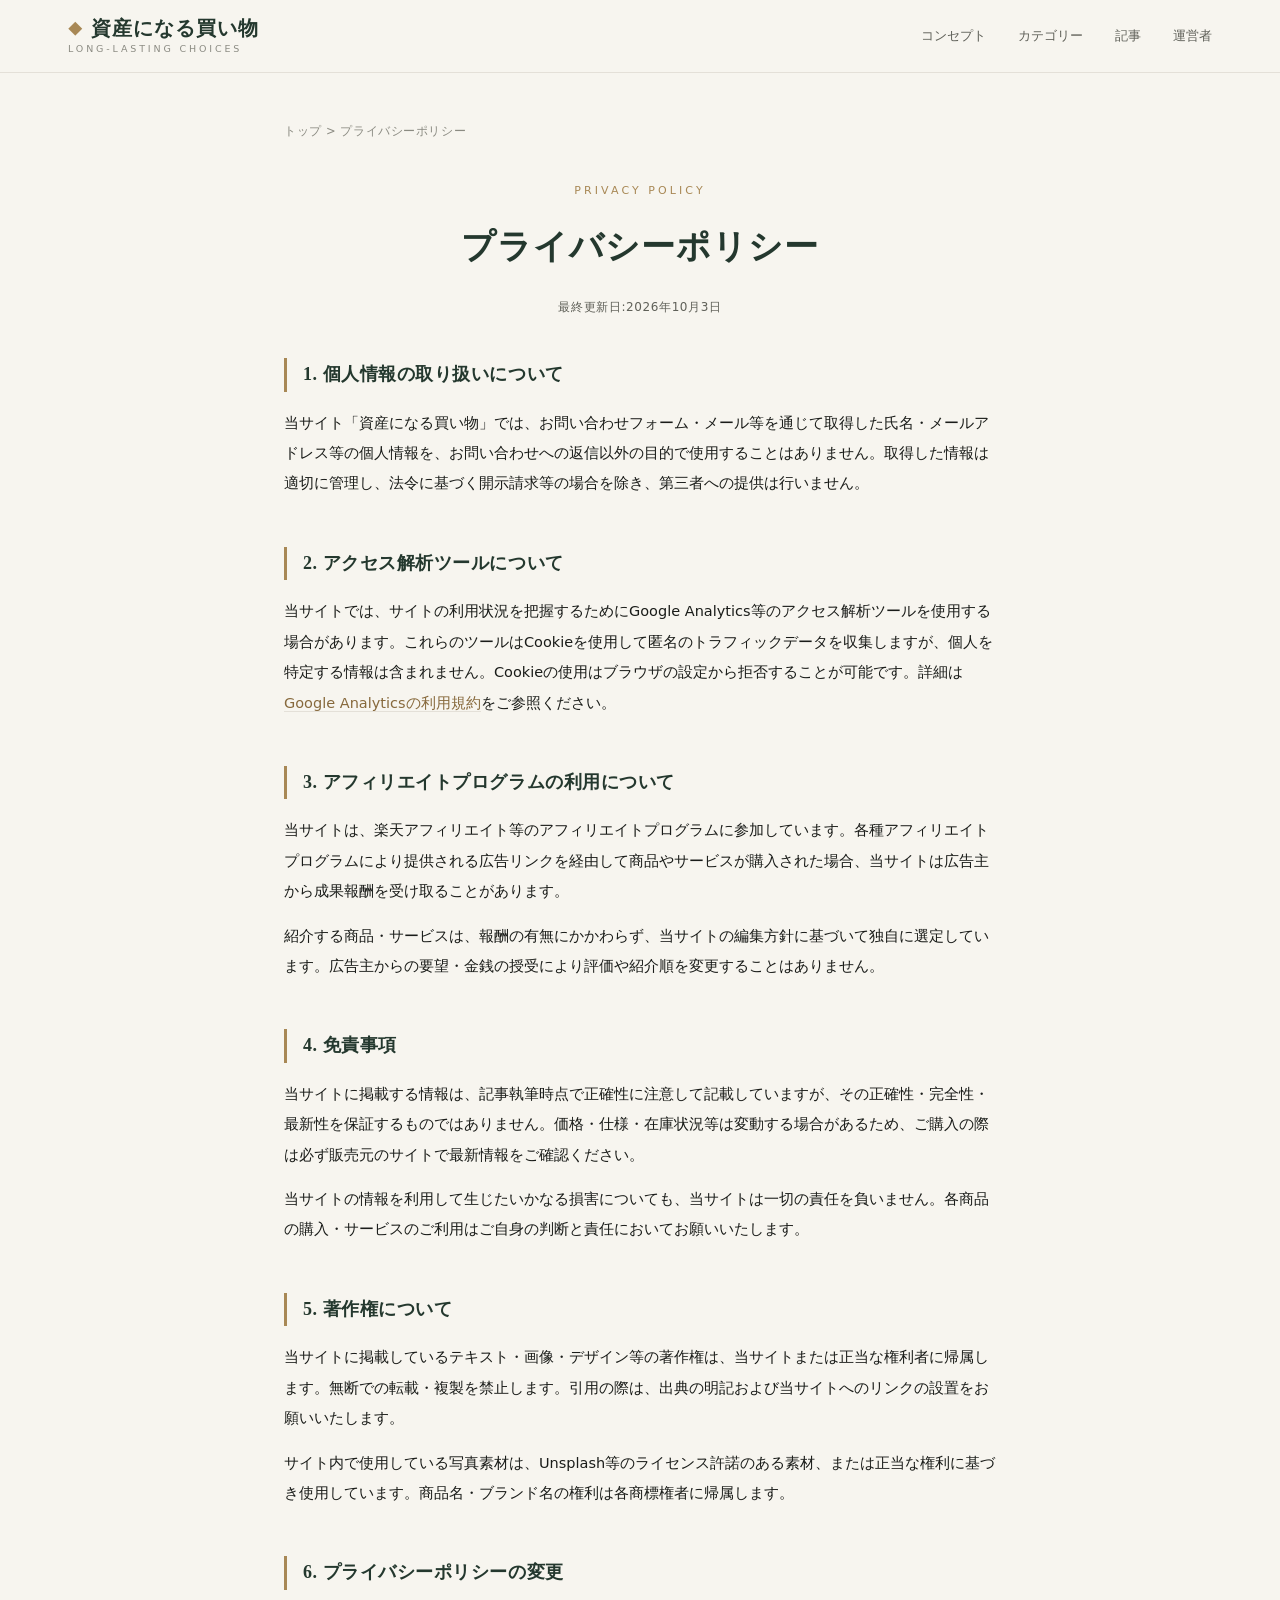
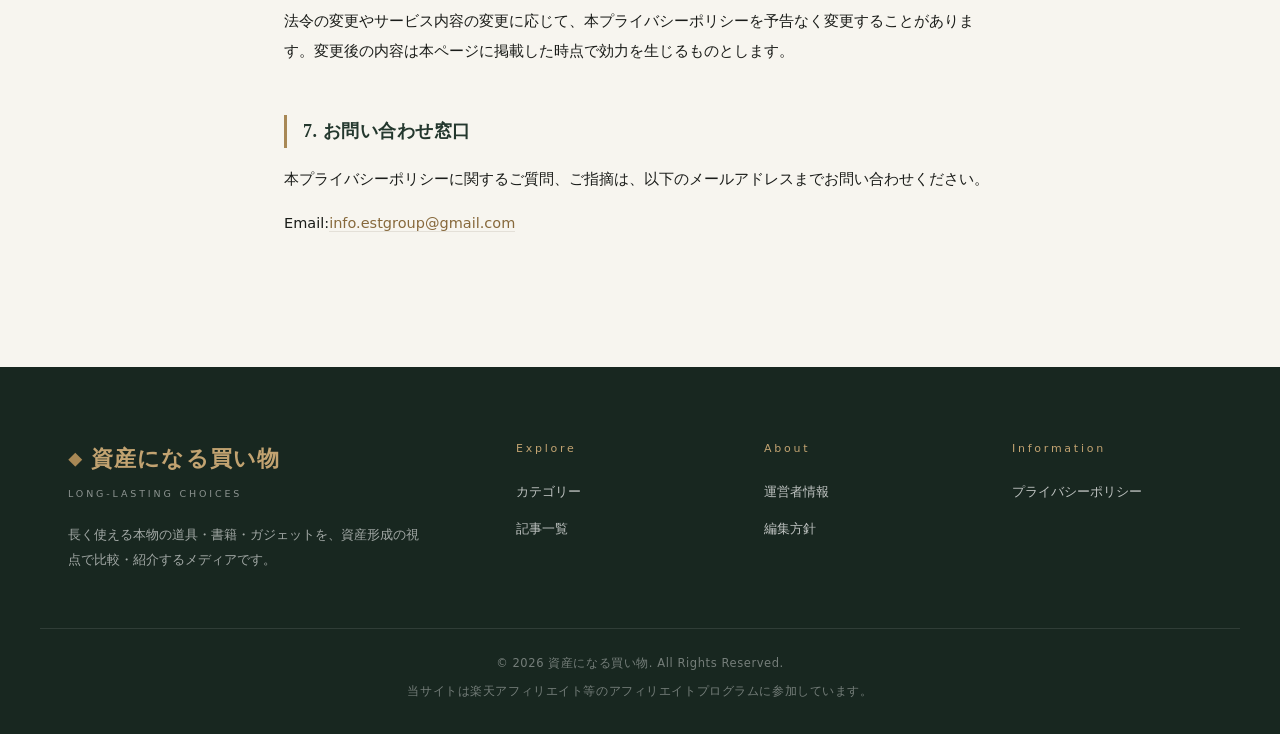
<file: privacy.html>
<!DOCTYPE html>
<html lang="ja">
<head>
<meta charset="UTF-8">
<meta name="viewport" content="width=device-width, initial-scale=1.0">
<title>プライバシーポリシー|資産になる買い物</title>
<meta name="description" content="資産になる買い物のプライバシーポリシー、アフィリエイトプログラムの開示、免責事項について。">
<meta name="robots" content="index, follow">
<link rel="canonical" href="https://shisan-kaimono.github.io/privacy.html">
<meta name="theme-color" content="#24382E">
<link rel="icon" href="data:image/svg+xml,%3Csvg xmlns='http://www.w3.org/2000/svg' viewBox='0 0 100 100'%3E%3Ctext y='.9em' font-size='88' fill='%23A88855'%3E%E2%97%86%3C/text%3E%3C/svg%3E">
<link rel="stylesheet" href="/style.css">
<style>
  .policy-section { margin-bottom: 48px; }
  .policy-section h2 {
    font-family: var(--serif);
    font-size: 18px;
    color: var(--brand);
    margin-bottom: 16px;
    padding-left: 16px;
    border-left: 3px solid var(--accent);
    letter-spacing: 0.03em;
    font-weight: 600;
  }
  .policy-section p {
    font-size: 14.5px;
    line-height: 2.1;
    margin-bottom: 14px;
    color: var(--ink);
  }
  .policy-section a { color: var(--accent-dark); border-bottom: 1px solid var(--line); }
  .policy-section a:hover { color: var(--brand); }
</style>
</head>
<body>

<header class="site-header">
  <nav class="nav">
    <a href="/" class="logo-link">
      <span class="logo-mark">資産になる買い物</span>
      <span class="logo-sub">LONG-LASTING CHOICES</span>
    </a>
    <ul class="nav-links">
      <li><a href="/#concept">コンセプト</a></li>
      <li><a href="/#categories">カテゴリー</a></li>
      <li><a href="/#articles">記事</a></li>
      <li><a href="/#about">運営者</a></li>
    </ul>
  </nav>
</header>

<main class="article-container">
  <nav class="breadcrumb" aria-label="パンくず">
    <a href="/">トップ</a> &gt; プライバシーポリシー
  </nav>

  <header class="article-header" style="text-align:center;">
    <span class="eyebrow">Privacy Policy</span>
    <h1 class="article-h1">プライバシーポリシー</h1>
    <div style="color:var(--ink-sub); font-size:12px; margin-top:16px; letter-spacing:0.05em;">最終更新日:2026年10月3日</div>
  </header>

  <section class="policy-section">
    <h2>1. 個人情報の取り扱いについて</h2>
    <p>当サイト「資産になる買い物」では、お問い合わせフォーム・メール等を通じて取得した氏名・メールアドレス等の個人情報を、お問い合わせへの返信以外の目的で使用することはありません。取得した情報は適切に管理し、法令に基づく開示請求等の場合を除き、第三者への提供は行いません。</p>
  </section>

  <section class="policy-section">
    <h2>2. アクセス解析ツールについて</h2>
    <p>当サイトでは、サイトの利用状況を把握するためにGoogle Analytics等のアクセス解析ツールを使用する場合があります。これらのツールはCookieを使用して匿名のトラフィックデータを収集しますが、個人を特定する情報は含まれません。Cookieの使用はブラウザの設定から拒否することが可能です。詳細は<a href="https://marketingplatform.google.com/about/analytics/terms/jp/" target="_blank" rel="noopener">Google Analyticsの利用規約</a>をご参照ください。</p>
  </section>

  <section class="policy-section" id="affiliate">
    <h2>3. アフィリエイトプログラムの利用について</h2>
    <p>当サイトは、楽天アフィリエイト等のアフィリエイトプログラムに参加しています。各種アフィリエイトプログラムにより提供される広告リンクを経由して商品やサービスが購入された場合、当サイトは広告主から成果報酬を受け取ることがあります。</p>
    <p>紹介する商品・サービスは、報酬の有無にかかわらず、当サイトの編集方針に基づいて独自に選定しています。広告主からの要望・金銭の授受により評価や紹介順を変更することはありません。</p>
  </section>

  <section class="policy-section" id="disclaimer">
    <h2>4. 免責事項</h2>
    <p>当サイトに掲載する情報は、記事執筆時点で正確性に注意して記載していますが、その正確性・完全性・最新性を保証するものではありません。価格・仕様・在庫状況等は変動する場合があるため、ご購入の際は必ず販売元のサイトで最新情報をご確認ください。</p>
    <p>当サイトの情報を利用して生じたいかなる損害についても、当サイトは一切の責任を負いません。各商品の購入・サービスのご利用はご自身の判断と責任においてお願いいたします。</p>
  </section>

  <section class="policy-section">
    <h2>5. 著作権について</h2>
    <p>当サイトに掲載しているテキスト・画像・デザイン等の著作権は、当サイトまたは正当な権利者に帰属します。無断での転載・複製を禁止します。引用の際は、出典の明記および当サイトへのリンクの設置をお願いいたします。</p>
    <p>サイト内で使用している写真素材は、Unsplash等のライセンス許諾のある素材、または正当な権利に基づき使用しています。商品名・ブランド名の権利は各商標権者に帰属します。</p>
  </section>

  <section class="policy-section">
    <h2>6. プライバシーポリシーの変更</h2>
    <p>法令の変更やサービス内容の変更に応じて、本プライバシーポリシーを予告なく変更することがあります。変更後の内容は本ページに掲載した時点で効力を生じるものとします。</p>
  </section>

  <section class="policy-section">
    <h2>7. お問い合わせ窓口</h2>
    <p>本プライバシーポリシーに関するご質問、ご指摘は、以下のメールアドレスまでお問い合わせください。</p>
    <p>Email:<a href="mailto:info.estgroup@gmail.com">info.estgroup@gmail.com</a></p>
  </section>

</main>

<footer class="site-footer">
  <div class="footer-grid">
    <div class="footer-brand">
      <div class="logo-mark">資産になる買い物</div>
      <div class="logo-sub">LONG-LASTING CHOICES</div>
      <p>長く使える本物の道具・書籍・ガジェットを、資産形成の視点で比較・紹介するメディアです。</p>
    </div>
    <div class="footer-col">
      <h5>Explore</h5>
      <ul>
        <li><a href="/#categories">カテゴリー</a></li>
        <li><a href="/#articles">記事一覧</a></li>
      </ul>
    </div>
    <div class="footer-col">
      <h5>About</h5>
      <ul>
        <li><a href="/#about">運営者情報</a></li>
        <li><a href="/#policy">編集方針</a></li>
      </ul>
    </div>
    <div class="footer-col">
      <h5>Information</h5>
      <ul>
        <li><a href="/privacy.html">プライバシーポリシー</a></li>
      </ul>
    </div>
  </div>
  <div class="footer-bottom">
    <div>&copy; 2026 資産になる買い物. All Rights Reserved.</div>
    <div class="disclosure">当サイトは楽天アフィリエイト等のアフィリエイトプログラムに参加しています。</div>
  </div>
</footer>

</body>
</html>
</file>
<file: style.css>
/* ============================================================
   資産になる買い物 — Shared Stylesheet
   Design System: Premium Editorial Commerce
   ============================================================ */

:root {
  /* Palette */
  --bg: #F7F5EF;
  --bg-soft: #EFEBE0;
  --bg-paper: #FFFFFF;
  --ink: #1A1C19;
  --ink-sub: #5F6058;
  --ink-mute: #8B8B82;
  --brand: #24382E;
  --brand-dark: #182720;
  --brand-light: #3A5245;
  --accent: #A88855;
  --accent-light: #C2A371;
  --accent-dark: #87693C;
  --line: #E4E0D8;
  --line-strong: #C9C3B3;

  /* Typography */
  --serif: "YuMincho", "Yu Mincho", "游明朝", "Hiragino Mincho ProN", "ヒラギノ明朝 ProN", "Noto Serif JP", serif;
  --sans: "Hiragino Sans", "ヒラギノ角ゴ ProN W3", "Hiragino Kaku Gothic ProN", "Yu Gothic Medium", "游ゴシック Medium", "Noto Sans JP", -apple-system, system-ui, sans-serif;

  /* Spacing scale */
  --space-1: 4px;
  --space-2: 8px;
  --space-3: 16px;
  --space-4: 24px;
  --space-5: 40px;
  --space-6: 64px;
  --space-7: 96px;

  /* Layout */
  --container: 1200px;
  --container-narrow: 760px;
  --radius: 2px;
}

@media (prefers-color-scheme: dark) {
  :root {
    --bg: #141510;
    --bg-soft: #1C1D17;
    --bg-paper: #1A1C17;
    --ink: #E8E5DB;
    --ink-sub: #B5B2A7;
    --ink-mute: #807D73;
    --brand: #C2A371;
    --brand-dark: #A88855;
    --accent: #C2A371;
    --line: #2E2F29;
    --line-strong: #44453E;
  }
}

/* Reset */
*, *::before, *::after { box-sizing: border-box; margin: 0; padding: 0; }
html { -webkit-text-size-adjust: 100%; scroll-behavior: smooth; scroll-padding-top: 72px; }
body {
  font-family: var(--sans);
  color: var(--ink);
  background: var(--bg);
  line-height: 1.85;
  font-size: 16px;
  -webkit-font-smoothing: antialiased;
  text-rendering: optimizeLegibility;
}
img { max-width: 100%; height: auto; display: block; }
a { color: inherit; text-decoration: none; transition: color .2s ease; }
button { font-family: inherit; cursor: pointer; }

/* Typography helpers */
.serif { font-family: var(--serif); }
.eyebrow {
  display: inline-block;
  font-size: 11px;
  letter-spacing: 0.28em;
  color: var(--accent);
  font-weight: 500;
  text-transform: uppercase;
}

/* ============ HEADER ============ */
.site-header {
  position: sticky;
  top: 0;
  z-index: 100;
  background: rgba(247, 245, 239, 0.92);
  backdrop-filter: blur(12px) saturate(1.1);
  -webkit-backdrop-filter: blur(12px) saturate(1.1);
  border-bottom: 1px solid var(--line);
  transition: padding 0.25s ease;
}
@media (prefers-color-scheme: dark) {
  .site-header { background: rgba(20, 21, 16, 0.9); }
}
.site-header.scrolled { }

.nav {
  max-width: var(--container);
  margin: 0 auto;
  padding: 18px 28px;
  display: flex;
  justify-content: space-between;
  align-items: center;
  gap: 24px;
  transition: padding 0.25s ease;
}
.site-header.scrolled .nav { padding: 12px 28px; }

.logo-link {
  display: flex;
  flex-direction: column;
  color: var(--brand);
  line-height: 1;
}
.logo-link:hover { color: var(--brand-dark); }
.logo-mark {
  font-family: var(--serif);
  font-size: 20px;
  font-weight: 600;
  letter-spacing: 0.05em;
}
.logo-mark::before {
  content: '◆';
  color: var(--accent);
  margin-right: 8px;
  font-size: 14px;
  vertical-align: middle;
}
.logo-sub {
  display: block;
  font-size: 9.5px;
  letter-spacing: 0.3em;
  color: var(--ink-mute);
  margin-top: 6px;
  font-weight: 400;
}

.nav-links {
  display: flex;
  gap: 32px;
  list-style: none;
  font-size: 13px;
}
.nav-links a {
  color: var(--ink-sub);
  font-weight: 500;
  position: relative;
  padding: 4px 0;
}
.nav-links a:hover { color: var(--brand); }

.menu-toggle {
  display: none;
  background: none;
  border: none;
  padding: 8px;
  color: var(--ink);
}
.menu-toggle svg { width: 24px; height: 24px; }

@media (max-width: 820px) {
  .nav-links { display: none; }
  .menu-toggle { display: block; }
  .nav-links.open {
    display: flex;
    flex-direction: column;
    position: absolute;
    top: 100%;
    left: 0; right: 0;
    background: var(--bg-paper);
    padding: 24px 28px;
    gap: 20px;
    border-bottom: 1px solid var(--line);
  }
}

/* ============ CONTAINERS ============ */
.container { max-width: var(--container); margin: 0 auto; padding: 0 28px; }
.container-narrow { max-width: var(--container-narrow); margin: 0 auto; padding: 0 24px; }

/* ============ BUTTONS ============ */
.btn {
  display: inline-flex;
  align-items: center;
  gap: 10px;
  padding: 14px 28px;
  font-size: 13px;
  letter-spacing: 0.08em;
  font-weight: 600;
  border: 1px solid currentColor;
  background: transparent;
  color: var(--brand);
  text-decoration: none;
  transition: all 0.25s ease;
}
.btn:hover { background: var(--brand); color: var(--bg-paper); }
.btn-primary {
  background: var(--brand);
  color: #fff;
  border-color: var(--brand);
}
.btn-primary:hover { background: var(--brand-dark); color: #fff; }
.btn-accent {
  background: var(--accent);
  color: #fff;
  border-color: var(--accent);
}
.btn-accent:hover { background: var(--accent-dark); color: #fff; }
.btn::after { content: '→'; margin-left: 4px; }

/* ============ HERO ============ */
.hero {
  background: var(--bg);
  padding: 80px 0 100px;
  border-bottom: 1px solid var(--line);
}
.hero-grid {
  max-width: var(--container);
  margin: 0 auto;
  padding: 0 28px;
  display: grid;
  grid-template-columns: 1fr;
  gap: 48px;
  align-items: center;
}
@media (min-width: 900px) {
  .hero-grid { grid-template-columns: 1fr 1.1fr; gap: 72px; }
}
.hero-text .eyebrow { margin-bottom: 24px; }
.hero h1 {
  font-family: var(--serif);
  font-weight: 600;
  font-size: clamp(30px, 5.2vw, 54px);
  line-height: 1.35;
  letter-spacing: 0.04em;
  color: var(--brand);
  margin-bottom: 28px;
}
.hero h1 em {
  font-style: normal;
  color: var(--accent);
}
.hero-lead {
  font-size: 15px;
  line-height: 2.1;
  color: var(--ink-sub);
  margin-bottom: 36px;
  max-width: 520px;
}
.hero-ctas { display: flex; flex-wrap: wrap; gap: 12px; }

.hero-media {
  position: relative;
  aspect-ratio: 4/5;
  overflow: hidden;
  background: var(--bg-soft);
}
.hero-media img {
  width: 100%; height: 100%;
  object-fit: cover;
}
.hero-media::after {
  content: '';
  position: absolute;
  top: 24px; right: 24px;
  width: 48px; height: 48px;
  border-top: 1px solid rgba(255,255,255,.6);
  border-right: 1px solid rgba(255,255,255,.6);
}
.hero-media::before {
  content: '';
  position: absolute;
  bottom: 24px; left: 24px;
  width: 48px; height: 48px;
  border-bottom: 1px solid rgba(255,255,255,.6);
  border-left: 1px solid rgba(255,255,255,.6);
  z-index: 2;
}
@media (min-width: 900px) {
  .hero-media { aspect-ratio: 3/4; }
}

/* ============ SECTION BASE ============ */
.section { padding: 100px 0; }
.section-sm { padding: 64px 0; }
.section-bg-soft { background: var(--bg-soft); }
.section-bg-brand { background: var(--brand); color: #fff; }

.section-head { margin-bottom: 56px; }
.section-head.center { text-align: center; }
.section-head .eyebrow { margin-bottom: 16px; }
.section-head h2 {
  font-family: var(--serif);
  font-weight: 600;
  font-size: clamp(26px, 3.8vw, 36px);
  letter-spacing: 0.04em;
  line-height: 1.5;
  color: var(--brand);
}
.section-head.center h2 { max-width: 760px; margin: 0 auto; }
.section-bg-brand .section-head h2 { color: #fff; }
.section-bg-brand .section-head .eyebrow { color: var(--accent-light); }
.section-head .desc {
  margin-top: 20px;
  color: var(--ink-sub);
  font-size: 15px;
  max-width: 620px;
}
.section-head.center .desc { margin-left: auto; margin-right: auto; }
.section-bg-brand .section-head .desc { color: rgba(255,255,255,.75); }

/* ============ CONCEPT (Editorial Split) ============ */
.concept-grid {
  display: grid;
  grid-template-columns: 1fr;
  gap: 48px;
  align-items: start;
}
@media (min-width: 900px) {
  .concept-grid { grid-template-columns: 5fr 7fr; gap: 80px; }
}
.concept-headline {
  font-family: var(--serif);
  font-size: clamp(26px, 3.6vw, 38px);
  line-height: 1.5;
  color: var(--brand);
  font-weight: 600;
  letter-spacing: 0.04em;
}
.concept-headline em {
  font-style: normal;
  color: var(--accent);
}
.concept-body p {
  font-size: 15.5px;
  line-height: 2.1;
  margin-bottom: 20px;
  color: var(--ink);
}
.concept-body p:last-child { margin-bottom: 0; }
.concept-rule {
  width: 48px; height: 2px;
  background: var(--accent);
  margin: 36px 0;
  border: 0;
}

/* ============ CATEGORIES ============ */
.cat-grid {
  display: grid;
  grid-template-columns: 1fr;
  gap: 24px;
}
@media (min-width: 640px) { .cat-grid { grid-template-columns: repeat(2, 1fr); } }
@media (min-width: 900px) { .cat-grid { grid-template-columns: repeat(4, 1fr); gap: 20px; } }

.cat-card {
  position: relative;
  overflow: hidden;
  background: var(--bg-paper);
  border: 1px solid var(--line);
  transition: transform 0.3s ease, border-color 0.3s ease;
}
.cat-card:hover { transform: translateY(-4px); border-color: var(--accent); }
.cat-card a { display: block; }
.cat-img {
  aspect-ratio: 4/3;
  overflow: hidden;
  background: var(--bg-soft);
}
.cat-img img {
  width: 100%; height: 100%;
  object-fit: cover;
  transition: transform 0.4s ease;
}
.cat-card:hover .cat-img img { transform: scale(1.04); }
.cat-body { padding: 22px 24px 26px; }
.cat-body .eyebrow { font-size: 10px; margin-bottom: 8px; }
.cat-body h3 {
  font-family: var(--serif);
  font-size: 17px;
  color: var(--brand);
  margin-bottom: 10px;
  letter-spacing: 0.04em;
  font-weight: 600;
}
.cat-body p {
  font-size: 13px;
  color: var(--ink-sub);
  line-height: 1.8;
}
.cat-body .arrow {
  margin-top: 16px;
  color: var(--accent);
  font-size: 13px;
  letter-spacing: 0.05em;
}
.cat-body .arrow::after { content: '  →'; margin-left: 6px; }

/* ============ FEATURED (Magazine Hero) ============ */
.featured-wrap {
  display: grid;
  grid-template-columns: 1fr;
  gap: 48px;
}
@media (min-width: 900px) {
  .featured-wrap {
    grid-template-columns: 7fr 5fr;
    gap: 56px;
  }
}

.article-lead {
  display: flex;
  flex-direction: column;
  color: inherit;
}
.article-lead-media {
  aspect-ratio: 16/10;
  overflow: hidden;
  background: var(--bg-soft);
  margin-bottom: 28px;
}
.article-lead-media img {
  width: 100%; height: 100%;
  object-fit: cover;
  transition: transform 0.5s ease;
}
.article-lead:hover .article-lead-media img { transform: scale(1.03); }
.article-meta {
  display: flex;
  align-items: center;
  gap: 14px;
  font-size: 11px;
  color: var(--ink-mute);
  letter-spacing: 0.08em;
  margin-bottom: 14px;
}
.article-cat {
  background: var(--brand);
  color: #fff;
  padding: 3px 12px;
  font-size: 10px;
  letter-spacing: 0.15em;
  font-weight: 500;
}
.article-lead h3 {
  font-family: var(--serif);
  font-size: clamp(20px, 2.6vw, 28px);
  line-height: 1.5;
  color: var(--brand);
  letter-spacing: 0.03em;
  font-weight: 600;
  margin-bottom: 16px;
}
.article-lead:hover h3 { color: var(--accent-dark); }
.article-lead-desc {
  font-size: 14.5px;
  color: var(--ink-sub);
  line-height: 1.9;
}

.article-sublist { display: flex; flex-direction: column; gap: 36px; }
.article-sub {
  display: grid;
  grid-template-columns: 100px 1fr;
  gap: 20px;
  padding-bottom: 36px;
  border-bottom: 1px solid var(--line);
}
.article-sub:last-child { border-bottom: 0; padding-bottom: 0; }
.article-sub-media {
  aspect-ratio: 1/1;
  overflow: hidden;
  background: var(--bg-soft);
}
.article-sub-media img { width: 100%; height: 100%; object-fit: cover; }
@media (min-width: 500px) {
  .article-sub { grid-template-columns: 140px 1fr; }
}
.article-sub h4 {
  font-family: var(--serif);
  font-size: 15.5px;
  line-height: 1.6;
  color: var(--brand);
  letter-spacing: 0.03em;
  font-weight: 600;
  margin-bottom: 10px;
}
.article-sub .article-meta { margin-bottom: 10px; }
.article-sub .article-meta .article-cat { padding: 2px 10px; font-size: 9px; }
.article-sub p {
  font-size: 12.5px;
  color: var(--ink-sub);
  line-height: 1.75;
}

/* ============ WHY ASSET ============ */
.why-grid {
  display: grid;
  grid-template-columns: 1fr;
  gap: 1px;
  background: var(--line);
  border: 1px solid var(--line);
}
@media (min-width: 600px) { .why-grid { grid-template-columns: repeat(2, 1fr); } }
@media (min-width: 900px) { .why-grid { grid-template-columns: repeat(5, 1fr); } }
.why-item {
  background: var(--bg);
  padding: 40px 28px;
  text-align: center;
}
.why-item .eyebrow {
  display: block;
  margin-bottom: 14px;
  font-size: 10px;
}
.why-item h3 {
  font-family: var(--serif);
  font-size: 16px;
  color: var(--brand);
  margin-bottom: 12px;
  letter-spacing: 0.03em;
  font-weight: 600;
}
.why-item p {
  font-size: 12.5px;
  color: var(--ink-sub);
  line-height: 1.8;
}

/* ============ POLICY ============ */
.policy-list {
  display: grid;
  grid-template-columns: 1fr;
  gap: 1px;
  background: var(--line);
  border: 1px solid var(--line);
}
@media (min-width: 760px) { .policy-list { grid-template-columns: repeat(2, 1fr); } }
.policy-item { background: var(--bg-paper); padding: 44px 36px; }
.policy-num {
  font-family: var(--serif);
  font-size: 40px;
  color: var(--accent);
  font-weight: 500;
  line-height: 1;
  margin-bottom: 20px;
}
.policy-item h3 {
  font-family: var(--serif);
  font-size: 17px;
  color: var(--brand);
  margin-bottom: 14px;
  letter-spacing: 0.03em;
  font-weight: 600;
}
.policy-item p { font-size: 13.5px; color: var(--ink-sub); line-height: 1.9; }

/* ============ AUTHOR ============ */
.author-card {
  display: grid;
  grid-template-columns: 1fr;
  gap: 32px;
  padding: 48px 36px;
  background: var(--bg-paper);
  border: 1px solid var(--line);
}
@media (min-width: 760px) {
  .author-card { grid-template-columns: 160px 1fr; gap: 48px; padding: 56px 48px; }
}
.author-avatar {
  width: 160px; height: 160px;
  margin: 0 auto;
  background: var(--brand);
  color: var(--accent-light);
  display: flex;
  align-items: center; justify-content: center;
  font-family: var(--serif);
  font-size: 68px;
  font-weight: 500;
  letter-spacing: -0.02em;
}
.author-info .eyebrow { margin-bottom: 14px; }
.author-info h2 {
  font-family: var(--serif);
  font-size: 28px;
  color: var(--brand);
  margin-bottom: 6px;
  letter-spacing: 0.04em;
  font-weight: 600;
}
.author-title {
  color: var(--ink-sub);
  font-size: 13px;
  letter-spacing: 0.08em;
  margin-bottom: 24px;
}
.author-info p {
  font-size: 14.5px;
  line-height: 2;
  margin-bottom: 16px;
  color: var(--ink);
}
.author-info p:last-child { margin-bottom: 0; }

/* ============ CONTACT ============ */
.contact-box {
  max-width: 640px; margin: 0 auto;
  background: var(--bg-paper);
  padding: 56px 40px;
  border: 1px solid var(--line);
  text-align: center;
}
.contact-box h3 {
  font-family: var(--serif);
  font-size: 22px;
  color: var(--brand);
  margin-bottom: 20px;
  letter-spacing: 0.04em;
  font-weight: 600;
}
.contact-box p {
  color: var(--ink-sub);
  font-size: 14px;
  margin-bottom: 32px;
  line-height: 1.9;
}
.mail-link {
  display: inline-block;
  font-size: 17px;
  font-weight: 600;
  color: var(--brand);
  padding: 14px 32px;
  border: 1px solid var(--brand);
  letter-spacing: 0.05em;
}
.mail-link:hover { background: var(--brand); color: #fff; }
.contact-note {
  font-size: 11.5px;
  color: var(--ink-mute);
  margin-top: 20px;
  letter-spacing: 0.05em;
}

/* ============ FOOTER ============ */
.site-footer {
  background: var(--brand-dark);
  color: rgba(255,255,255,.72);
  padding: 72px 0 32px;
  font-size: 13.5px;
}
.footer-grid {
  max-width: var(--container);
  margin: 0 auto;
  padding: 0 28px;
  display: grid;
  grid-template-columns: 1fr;
  gap: 40px;
}
@media (min-width: 760px) {
  .footer-grid { grid-template-columns: 2fr 1fr 1fr 1fr; gap: 48px; }
}
.footer-brand .logo-mark { color: var(--accent-light); font-size: 22px; }
.footer-brand .logo-sub { color: rgba(255,255,255,.5); }
.footer-brand p {
  margin-top: 20px;
  color: rgba(255,255,255,.6);
  font-size: 13px;
  line-height: 1.9;
  max-width: 360px;
}
.footer-col h5 {
  color: var(--accent-light);
  font-size: 11px;
  letter-spacing: 0.25em;
  margin-bottom: 20px;
  font-weight: 500;
}
.footer-col ul { list-style: none; }
.footer-col li { margin-bottom: 12px; }
.footer-col a { color: rgba(255,255,255,.72); font-size: 13px; }
.footer-col a:hover { color: var(--accent-light); }
.footer-bottom {
  max-width: var(--container);
  margin: 56px auto 0;
  padding: 24px 28px 0;
  border-top: 1px solid rgba(255,255,255,.1);
  text-align: center;
  font-size: 11.5px;
  color: rgba(255,255,255,.4);
  letter-spacing: 0.05em;
}
.footer-bottom .disclosure { margin-top: 6px; }

/* ============ ARTICLE PAGE ============ */
.article-container {
  max-width: 760px;
  margin: 0 auto;
  padding: 48px 24px 80px;
}

.breadcrumb {
  font-size: 11.5px;
  color: var(--ink-mute);
  margin-bottom: 32px;
  letter-spacing: 0.05em;
}
.breadcrumb a { color: var(--ink-mute); }
.breadcrumb a:hover { color: var(--brand); }

.article-header { margin-bottom: 40px; }
.article-header .eyebrow { margin-bottom: 20px; }
.article-h1 {
  font-family: var(--serif);
  font-size: clamp(24px, 4vw, 34px);
  line-height: 1.5;
  color: var(--brand);
  letter-spacing: 0.03em;
  font-weight: 600;
  margin-bottom: 24px;
}
.article-metabar {
  display: flex;
  flex-wrap: wrap;
  gap: 20px;
  padding: 20px 0;
  border-top: 1px solid var(--line);
  border-bottom: 1px solid var(--line);
  font-size: 12px;
  color: var(--ink-sub);
  letter-spacing: 0.03em;
}
.article-metabar span strong {
  color: var(--brand);
  font-weight: 500;
  margin-left: 6px;
}

.ad-notice {
  display: flex;
  align-items: center;
  gap: 10px;
  margin: 20px 0;
  padding: 10px 0;
  border-top: 1px solid var(--line);
  border-bottom: 1px solid var(--line);
  font-size: 11px;
  color: var(--ink-mute);
  line-height: 1.6;
  letter-spacing: 0.03em;
}
.ad-notice::before {
  content: 'PR';
  display: inline-block;
  flex-shrink: 0;
  font-size: 9px;
  letter-spacing: 0.1em;
  color: var(--accent);
  padding: 2px 6px;
  border: 1px solid var(--accent);
  font-weight: 600;
}
.ad-notice strong { display: none; }

.article-hero {
  margin: 32px -24px;
  aspect-ratio: 16/9;
  overflow: hidden;
  background: var(--bg-soft);
}
.article-hero img {
  width: 100%; height: 100%;
  object-fit: cover;
}
@media (min-width: 820px) {
  .article-hero { margin: 40px 0; }
}

.article-lead-text {
  font-size: 16px;
  line-height: 2.1;
  color: var(--ink);
  margin-bottom: 32px;
}
.article-lead-text em {
  font-style: normal;
  background: linear-gradient(transparent 60%, rgba(168,136,85,.25) 0);
  padding: 0 2px;
}

.summary-box {
  background: var(--bg-paper);
  border: 1px solid var(--line);
  padding: 28px 32px;
  margin: 32px 0;
}
.summary-box h3 {
  font-family: var(--serif);
  font-size: 15px;
  color: var(--brand);
  margin-bottom: 16px;
  letter-spacing: 0.03em;
  font-weight: 600;
  padding-bottom: 12px;
  border-bottom: 1px solid var(--line);
}
.summary-box ul { list-style: none; }
.summary-box li {
  padding-left: 24px;
  position: relative;
  margin-bottom: 10px;
  font-size: 14px;
  line-height: 1.9;
}
.summary-box li::before {
  content: '◆';
  position: absolute;
  left: 0; top: 0;
  color: var(--accent);
  font-size: 10px;
}
.summary-box li:last-child { margin-bottom: 0; }

.quick-pick {
  background: var(--brand);
  color: #fff;
  padding: 36px 32px;
  margin: 40px 0;
}
.quick-pick h3 {
  font-family: var(--serif);
  font-size: 16px;
  color: var(--accent-light);
  letter-spacing: 0.08em;
  margin-bottom: 24px;
  padding-bottom: 16px;
  border-bottom: 1px solid rgba(255,255,255,.15);
  font-weight: 500;
}
.quick-pick-list { display: grid; grid-template-columns: 1fr; gap: 20px; }
@media (min-width: 640px) { .quick-pick-list { grid-template-columns: repeat(3, 1fr); gap: 24px; } }
.quick-pick-item { }
.quick-pick-item .label {
  display: block;
  font-size: 10.5px;
  color: var(--accent-light);
  letter-spacing: 0.15em;
  margin-bottom: 10px;
}
.quick-pick-item strong {
  display: block;
  font-family: var(--serif);
  font-size: 15px;
  color: #fff;
  letter-spacing: 0.03em;
  margin-bottom: 6px;
  font-weight: 500;
}
.quick-pick-item span {
  font-size: 12px;
  color: rgba(255,255,255,.7);
  line-height: 1.7;
}

.toc {
  background: var(--bg-paper);
  border: 1px solid var(--line);
  padding: 28px 32px;
  margin: 32px 0;
}
.toc-title {
  font-family: var(--serif);
  font-size: 13px;
  color: var(--brand);
  letter-spacing: 0.2em;
  margin-bottom: 16px;
  font-weight: 600;
}
.toc ol {
  list-style: none;
  counter-reset: toc;
  font-size: 13.5px;
}
.toc li {
  counter-increment: toc;
  padding: 8px 0;
  border-bottom: 1px dotted var(--line);
}
.toc li:last-child { border-bottom: 0; }
.toc li::before {
  content: counter(toc, decimal-leading-zero);
  display: inline-block;
  width: 32px;
  color: var(--accent);
  font-family: var(--serif);
  font-weight: 500;
}
.toc a { color: var(--ink); }
.toc a:hover { color: var(--accent-dark); }

.article-body { }
.article-body h2 {
  font-family: var(--serif);
  font-size: clamp(20px, 2.8vw, 25px);
  color: var(--brand);
  margin: 60px 0 24px;
  padding-left: 18px;
  border-left: 4px solid var(--accent);
  line-height: 1.5;
  letter-spacing: 0.03em;
  font-weight: 600;
}
.article-body h3 {
  font-family: var(--serif);
  font-size: 18px;
  color: var(--brand);
  margin: 36px 0 14px;
  letter-spacing: 0.03em;
  font-weight: 600;
}
.article-body p {
  font-size: 15px;
  line-height: 2.1;
  margin-bottom: 18px;
  color: var(--ink);
}
.article-body ul, .article-body ol { margin: 0 0 18px 24px; }
.article-body li { margin-bottom: 8px; line-height: 1.9; font-size: 14.5px; }
.article-body li strong { color: var(--brand); font-weight: 600; }

/* Evaluation Criteria Box */
.eval-criteria {
  background: var(--bg-paper);
  padding: 28px 32px;
  margin: 36px 0;
  border: 1px solid var(--line);
}
.eval-criteria h3 {
  font-family: var(--serif);
  font-size: 15px;
  color: var(--brand);
  letter-spacing: 0.1em;
  margin-bottom: 20px;
  font-weight: 600;
  padding-bottom: 12px;
  border-bottom: 1px solid var(--line);
}
.eval-list {
  display: grid;
  grid-template-columns: 1fr;
  gap: 14px;
}
@media (min-width: 640px) { .eval-list { grid-template-columns: 1fr 1fr; } }
.eval-item {
  padding: 10px 0;
  font-size: 13px;
  line-height: 1.7;
  color: var(--ink-sub);
}
.eval-item strong {
  display: block;
  color: var(--brand);
  font-size: 13px;
  margin-bottom: 4px;
  letter-spacing: 0.05em;
  font-weight: 600;
}

/* Product Card */
.product-card {
  display: grid;
  grid-template-columns: 1fr;
  gap: 24px;
  background: var(--bg-paper);
  border: 1px solid var(--line);
  padding: 28px;
  margin: 24px 0;
}
@media (min-width: 640px) {
  .product-card { grid-template-columns: 220px 1fr; gap: 32px; padding: 32px; }
}
.product-media {
  aspect-ratio: 1/1;
  overflow: hidden;
  background: var(--bg-soft);
  position: relative;
}
.product-media img {
  width: 100%; height: 100%;
  object-fit: cover;
}
.product-rank-badge {
  position: absolute;
  top: 0; left: 0;
  background: var(--brand);
  color: #fff;
  padding: 6px 14px;
  font-family: var(--serif);
  font-size: 14px;
  letter-spacing: 0.08em;
  font-weight: 500;
}
.product-rank-badge.top {
  background: var(--accent);
}
.product-info { display: flex; flex-direction: column; }
.product-brand {
  font-size: 11px;
  color: var(--ink-mute);
  letter-spacing: 0.15em;
  margin-bottom: 6px;
  text-transform: uppercase;
}
.product-name {
  font-family: var(--serif);
  font-size: 19px;
  color: var(--brand);
  margin-bottom: 10px;
  letter-spacing: 0.03em;
  line-height: 1.5;
  font-weight: 600;
}
.product-oneliner {
  font-size: 13.5px;
  color: var(--ink-sub);
  margin-bottom: 18px;
  line-height: 1.8;
}
.product-price {
  font-size: 11px;
  color: var(--ink-sub);
  letter-spacing: 0.05em;
  margin-bottom: 16px;
}
.product-price strong {
  display: inline-block;
  margin-left: 10px;
  font-family: var(--serif);
  font-size: 17px;
  color: var(--brand);
  letter-spacing: 0.02em;
  font-weight: 600;
}
.product-points {
  display: grid;
  grid-template-columns: 1fr;
  gap: 10px;
  margin-bottom: 20px;
}
@media (min-width: 500px) { .product-points { grid-template-columns: 1fr 1fr; } }
.product-point {
  font-size: 12px;
  padding: 10px 14px;
  line-height: 1.7;
}
.product-point.good { background: #ECE7D7; border-left: 2px solid var(--accent); }
.product-point.care { background: var(--bg-soft); border-left: 2px solid var(--line-strong); color: var(--ink-sub); }
.product-point strong {
  display: block;
  font-size: 10px;
  letter-spacing: 0.15em;
  margin-bottom: 4px;
  color: var(--brand);
}
.product-cta-row { display: flex; flex-wrap: wrap; gap: 10px; margin-top: auto; }
.product-cta {
  display: inline-flex;
  align-items: center;
  gap: 8px;
  padding: 12px 22px;
  background: var(--brand);
  color: #fff;
  font-size: 13px;
  letter-spacing: 0.05em;
  font-weight: 500;
}
.product-cta:hover { background: var(--brand-dark); color: #fff; }
.product-cta::after { content: '→'; }
.product-cta-note {
  font-size: 10.5px;
  color: var(--ink-mute);
  display: flex;
  align-items: center;
}

/* Comparison Table */
.compare-wrap {
  overflow-x: auto;
  margin: 32px -24px;
  padding: 0 24px;
}
@media (min-width: 820px) { .compare-wrap { margin: 32px 0; padding: 0; } }
.compare-table {
  width: 100%;
  min-width: 640px;
  border-collapse: collapse;
  font-size: 12.5px;
  background: var(--bg-paper);
}
.compare-table thead th {
  background: var(--brand);
  color: #fff;
  padding: 14px 12px;
  text-align: left;
  font-weight: 500;
  letter-spacing: 0.05em;
  font-size: 11.5px;
}
.compare-table tbody td,
.compare-table tbody th {
  padding: 14px 12px;
  border-bottom: 1px solid var(--line);
  vertical-align: top;
}
.compare-table tbody th {
  background: var(--bg);
  font-weight: 600;
  color: var(--brand);
  font-family: var(--serif);
  font-size: 13px;
  text-align: left;
}
.compare-table tbody tr:nth-child(even) td,
.compare-table tbody tr:nth-child(even) th { background: var(--bg-soft); }

/* FAQ */
.faq-list { margin: 32px 0; }
details.faq {
  background: var(--bg-paper);
  border: 1px solid var(--line);
  margin-bottom: 10px;
}
details.faq summary {
  padding: 20px 28px;
  cursor: pointer;
  font-weight: 600;
  color: var(--brand);
  font-size: 15px;
  list-style: none;
  display: flex;
  align-items: flex-start;
  gap: 14px;
  position: relative;
  padding-right: 56px;
  line-height: 1.6;
}
details.faq summary::-webkit-details-marker { display: none; }
details.faq summary::before {
  content: 'Q.';
  color: var(--accent);
  font-family: var(--serif);
  font-size: 18px;
  font-weight: 600;
  flex-shrink: 0;
}
details.faq summary::after {
  content: '＋';
  position: absolute;
  right: 24px;
  color: var(--accent);
  font-size: 18px;
  transition: transform 0.2s;
}
details.faq[open] summary::after { content: '−'; }
details.faq .faq-body {
  padding: 0 28px 24px 68px;
  color: var(--ink-sub);
  font-size: 13.5px;
  line-height: 1.95;
}

/* Related */
.related {
  margin: 56px 0 0;
  padding-top: 48px;
  border-top: 1px solid var(--line);
}
.related h3 {
  font-family: var(--serif);
  font-size: 14px;
  color: var(--brand);
  letter-spacing: 0.2em;
  margin-bottom: 20px;
  font-weight: 600;
}
.related ul { list-style: none; }
.related li { padding: 12px 0; border-bottom: 1px dotted var(--line); }
.related a {
  color: var(--brand);
  font-size: 14px;
  font-family: var(--serif);
  letter-spacing: 0.02em;
}
.related a::before { content: '→ '; color: var(--accent); }
.related a:hover { color: var(--accent-dark); }

.article-footer-disclosure {
  margin-top: 40px;
  padding: 16px 0;
  border-top: 1px solid var(--line);
  font-size: 10.5px;
  color: var(--ink-mute);
  line-height: 1.8;
  letter-spacing: 0.02em;
}

/* Trust bar */
.trust-bar {
  background: var(--bg-soft);
  border-bottom: 1px solid var(--line);
  padding: 14px 24px;
  font-size: 11.5px;
  color: var(--ink-sub);
  letter-spacing: 0.1em;
}
.trust-items {
  max-width: var(--container);
  margin: 0 auto;
  display: flex;
  flex-wrap: wrap;
  justify-content: center;
  gap: 8px 28px;
}
.trust-items span::before {
  content: '✓ ';
  color: var(--accent);
  font-weight: 700;
  margin-right: 4px;
}

/* ============ READING PROGRESS BAR ============ */
.reading-progress {
  position: fixed;
  top: 0; left: 0;
  height: 3px;
  width: 0%;
  background: var(--accent);
  z-index: 200;
  transition: width 0.1s ease-out;
  box-shadow: 0 0 8px rgba(168, 136, 85, 0.4);
}

/* ============ AUTHOR BOX (Article) ============ */
.author-box {
  display: grid;
  grid-template-columns: 68px 1fr;
  gap: 20px;
  padding: 24px 28px;
  background: var(--bg-paper);
  border: 1px solid var(--line);
  margin: 32px 0;
  align-items: center;
}
.author-box-avatar {
  width: 68px; height: 68px;
  background: var(--brand);
  color: var(--accent-light);
  display: flex;
  align-items: center; justify-content: center;
  font-family: var(--serif);
  font-size: 30px;
  font-weight: 500;
  letter-spacing: -0.02em;
}
.author-box-info .eyebrow {
  display: block;
  font-size: 10px;
  margin-bottom: 4px;
  letter-spacing: 0.2em;
}
.author-box-info .name {
  font-family: var(--serif);
  font-size: 17px;
  color: var(--brand);
  margin-bottom: 4px;
  font-weight: 600;
  letter-spacing: 0.03em;
}
.author-box-info .role {
  font-size: 12px;
  color: var(--ink-sub);
  letter-spacing: 0.05em;
}
.author-box-info a { color: var(--accent-dark); font-size: 11.5px; margin-left: 10px; }

/* ============ SUITABLE FOR BOX ============ */
.suitable-for {
  background: var(--bg-soft);
  padding: 20px 24px;
  margin: 24px 0 36px;
  border-left: 3px solid var(--accent);
}
.suitable-for h4 {
  font-family: var(--serif);
  font-size: 13px;
  color: var(--brand);
  margin-bottom: 10px;
  letter-spacing: 0.1em;
  font-weight: 600;
}
.suitable-for ul {
  list-style: none;
  margin: 0;
  display: flex;
  flex-wrap: wrap;
  gap: 6px;
}
.suitable-for li {
  display: inline-block;
  background: var(--bg-paper);
  padding: 5px 12px;
  font-size: 12px;
  color: var(--ink-sub);
  letter-spacing: 0.03em;
  border: 1px solid var(--line);
  margin: 0;
}
.suitable-for li::before { content: '✓ '; color: var(--accent); font-weight: 700; }

/* ============ FINAL CTA BLOCK (Bottom of Article) ============ */
.final-cta {
  background: var(--brand);
  color: #fff;
  padding: 56px 40px;
  margin: 64px 0 40px;
  text-align: center;
  position: relative;
}
.final-cta::before, .final-cta::after {
  content: '';
  position: absolute;
  width: 24px; height: 24px;
}
.final-cta::before {
  top: 16px; left: 16px;
  border-top: 1px solid rgba(255,255,255,.3);
  border-left: 1px solid rgba(255,255,255,.3);
}
.final-cta::after {
  bottom: 16px; right: 16px;
  border-bottom: 1px solid rgba(255,255,255,.3);
  border-right: 1px solid rgba(255,255,255,.3);
}
.final-cta .eyebrow {
  color: var(--accent-light);
  margin-bottom: 18px;
}
.final-cta h3 {
  font-family: var(--serif);
  font-size: clamp(20px, 3vw, 26px);
  color: #fff;
  letter-spacing: 0.04em;
  margin-bottom: 14px;
  font-weight: 600;
  line-height: 1.5;
}
.final-cta p {
  font-size: 14px;
  color: rgba(255,255,255,.78);
  line-height: 1.9;
  margin-bottom: 28px;
  max-width: 560px;
  margin-left: auto; margin-right: auto;
}
.final-cta-pick {
  display: inline-block;
  text-align: left;
  padding: 20px 32px;
  background: rgba(255,255,255,.06);
  border: 1px solid rgba(227, 201, 136, 0.3);
  margin-bottom: 24px;
  min-width: 300px;
}
.final-cta-pick .pick-label {
  display: block;
  font-size: 10px;
  letter-spacing: 0.2em;
  color: var(--accent-light);
  margin-bottom: 8px;
}
.final-cta-pick strong {
  display: block;
  font-family: var(--serif);
  font-size: 18px;
  color: #fff;
  margin-bottom: 6px;
  letter-spacing: 0.03em;
}
.final-cta-pick span {
  font-size: 12px;
  color: rgba(255,255,255,.6);
}
.final-cta-btn {
  display: inline-flex;
  align-items: center;
  gap: 10px;
  background: var(--accent);
  color: #fff;
  padding: 16px 36px;
  font-size: 14px;
  font-weight: 600;
  letter-spacing: 0.08em;
  text-decoration: none;
}
.final-cta-btn:hover { background: var(--accent-dark); color: #fff; }
.final-cta-btn::after { content: '→'; }

/* ============ MOBILE STICKY CTA BAR ============ */
.sticky-cta {
  position: fixed;
  bottom: 0; left: 0; right: 0;
  background: var(--brand);
  padding: 10px 14px;
  display: none;
  justify-content: space-between;
  align-items: center;
  gap: 10px;
  z-index: 150;
  box-shadow: 0 -4px 20px rgba(0,0,0,0.15);
  transform: translateY(100%);
  transition: transform 0.3s ease;
}
.sticky-cta.visible { transform: translateY(0); }
.sticky-cta-text {
  flex: 1;
  min-width: 0;
}
.sticky-cta-label {
  display: block;
  font-size: 9.5px;
  color: var(--accent-light);
  letter-spacing: 0.15em;
  margin-bottom: 2px;
}
.sticky-cta-name {
  font-family: var(--serif);
  font-size: 13px;
  color: #fff;
  font-weight: 600;
  letter-spacing: 0.02em;
  white-space: nowrap;
  overflow: hidden;
  text-overflow: ellipsis;
  display: block;
}
.sticky-cta-btn {
  display: inline-flex;
  align-items: center;
  gap: 6px;
  background: var(--accent);
  color: #fff;
  padding: 11px 18px;
  font-size: 12px;
  font-weight: 700;
  letter-spacing: 0.05em;
  white-space: nowrap;
  flex-shrink: 0;
}
.sticky-cta-btn::after { content: '→'; font-size: 14px; }

@media (max-width: 820px) {
  .sticky-cta { display: flex; }
  .article-container { padding-bottom: 100px; }
}

/* ============ UPDATE HISTORY ============ */
.update-history {
  background: var(--bg-soft);
  padding: 18px 24px;
  margin: 32px 0;
  font-size: 12px;
  border-left: 2px solid var(--line-strong);
}
.update-history h4 {
  font-family: var(--serif);
  font-size: 12px;
  color: var(--brand);
  margin-bottom: 10px;
  letter-spacing: 0.15em;
  font-weight: 600;
}
.update-history ul {
  list-style: none;
  margin: 0;
}
.update-history li {
  padding: 4px 0;
  color: var(--ink-sub);
  font-size: 12px;
  line-height: 1.7;
}
.update-history li strong {
  color: var(--brand);
  margin-right: 10px;
  font-weight: 500;
  letter-spacing: 0.03em;
}

/* ============ RELATED ARTICLES CARDS (Enhanced) ============ */
.related-cards {
  margin-top: 56px;
  padding-top: 48px;
  border-top: 1px solid var(--line);
}
.related-cards h3 {
  font-family: var(--serif);
  font-size: 14px;
  color: var(--brand);
  letter-spacing: 0.2em;
  margin-bottom: 24px;
  font-weight: 600;
}
.related-grid {
  display: grid;
  grid-template-columns: 1fr;
  gap: 20px;
}
@media (min-width: 600px) { .related-grid { grid-template-columns: 1fr 1fr; } }
.related-card {
  background: var(--bg-paper);
  border: 1px solid var(--line);
  display: flex;
  gap: 16px;
  padding: 16px;
  transition: border-color 0.2s;
}
.related-card:hover { border-color: var(--accent); }
.related-card-img {
  width: 100px;
  flex-shrink: 0;
  aspect-ratio: 4/3;
  overflow: hidden;
  background: var(--bg-soft);
}
.related-card-img img { width: 100%; height: 100%; object-fit: cover; }
.related-card-body { flex: 1; }
.related-card .meta {
  font-size: 10px;
  color: var(--ink-mute);
  letter-spacing: 0.1em;
  margin-bottom: 6px;
}
.related-card h4 {
  font-family: var(--serif);
  font-size: 14px;
  line-height: 1.5;
  color: var(--brand);
  letter-spacing: 0.02em;
  font-weight: 600;
}

/* Mobile adjustments */
@media (max-width: 640px) {
  .section { padding: 72px 0; }
  .article-container { padding: 32px 20px 100px; }
  .nav { padding: 14px 20px; }
  .final-cta { padding: 44px 24px; margin-left: -20px; margin-right: -20px; }
  .final-cta-pick { min-width: unset; width: 100%; }
}
</file>
